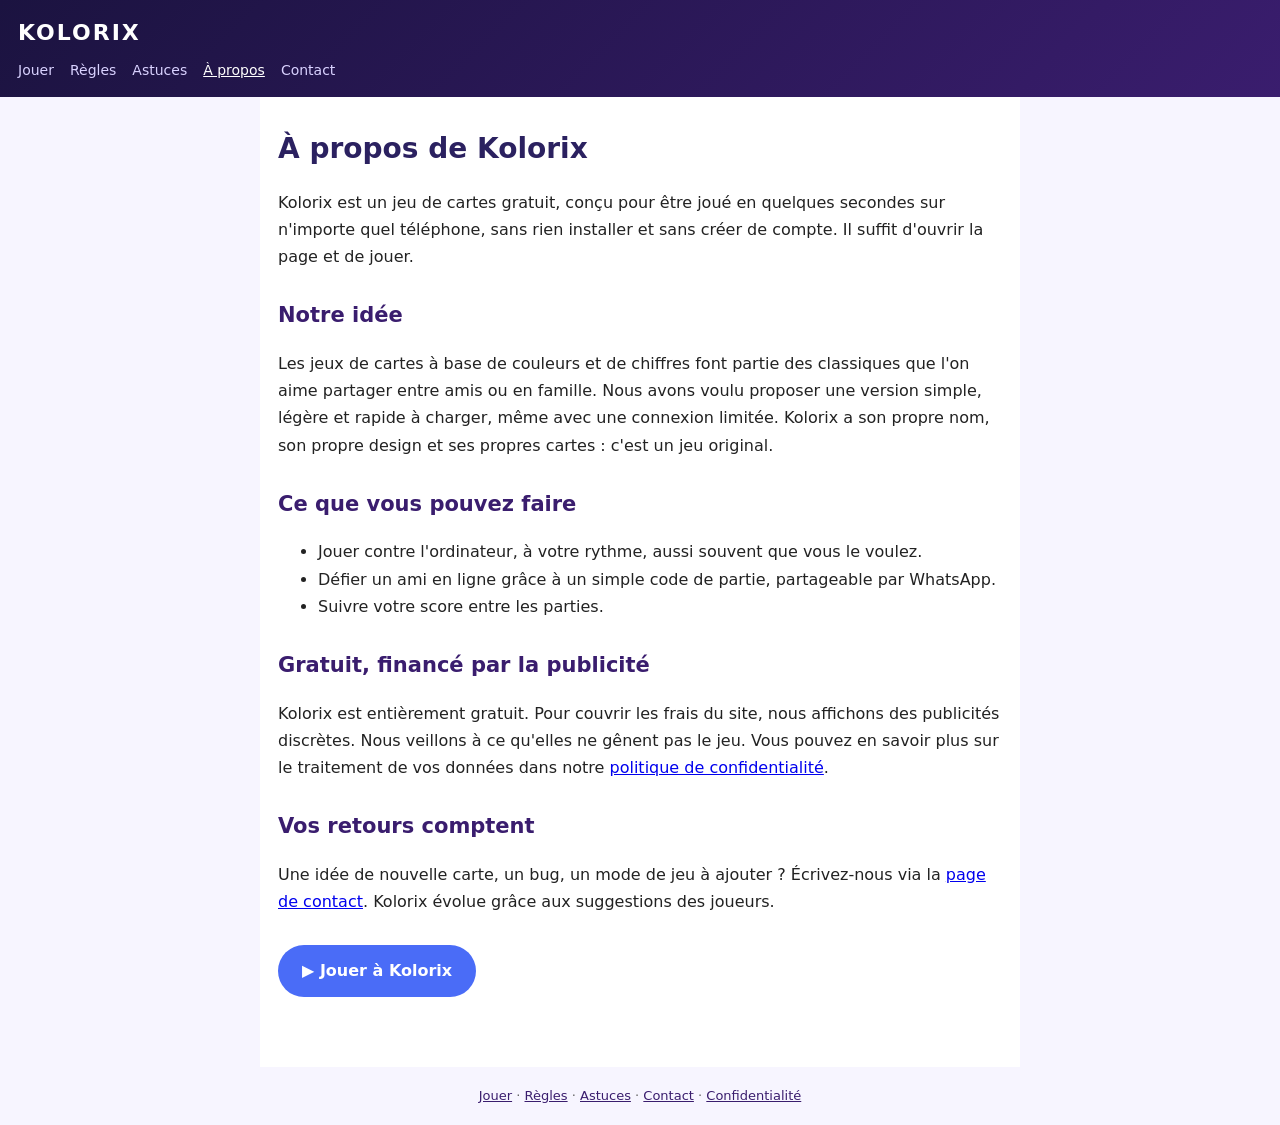
<file: a-propos.html>
<!DOCTYPE html>
<html lang="fr">
<head>
<meta charset="utf-8">
<meta name="viewport" content="width=device-width, initial-scale=1">
<title>À propos de Kolorix</title>
<meta name="description" content="Kolorix est un jeu de cartes gratuit et original, jouable seul contre l'ordinateur ou en ligne avec un ami.">
<link rel="stylesheet" href="style.css">
</head>
<body>
<header class="top">
  <a class="brand" href="index.html">KOLORIX</a>
  <nav>
    <a href="index.html">Jouer</a>
    <a href="regles.html">Règles</a>
    <a href="astuces.html">Astuces</a>
    <a class="on" href="a-propos.html">À propos</a>
    <a href="contact.html">Contact</a>
  </nav>
</header>
<main>
<h1>À propos de Kolorix</h1>
<p>Kolorix est un jeu de cartes gratuit, conçu pour être joué en quelques secondes sur n'importe quel téléphone, sans rien installer et sans créer de compte. Il suffit d'ouvrir la page et de jouer.</p>

<h2>Notre idée</h2>
<p>Les jeux de cartes à base de couleurs et de chiffres font partie des classiques que l'on aime partager entre amis ou en famille. Nous avons voulu proposer une version simple, légère et rapide à charger, même avec une connexion limitée. Kolorix a son propre nom, son propre design et ses propres cartes : c'est un jeu original.</p>

<h2>Ce que vous pouvez faire</h2>
<ul>
<li>Jouer contre l'ordinateur, à votre rythme, aussi souvent que vous le voulez.</li>
<li>Défier un ami en ligne grâce à un simple code de partie, partageable par WhatsApp.</li>
<li>Suivre votre score entre les parties.</li>
</ul>

<h2>Gratuit, financé par la publicité</h2>
<p>Kolorix est entièrement gratuit. Pour couvrir les frais du site, nous affichons des publicités discrètes. Nous veillons à ce qu'elles ne gênent pas le jeu. Vous pouvez en savoir plus sur le traitement de vos données dans notre <a href="privacy.html">politique de confidentialité</a>.</p>

<h2>Vos retours comptent</h2>
<p>Une idée de nouvelle carte, un bug, un mode de jeu à ajouter ? Écrivez-nous via la <a href="contact.html">page de contact</a>. Kolorix évolue grâce aux suggestions des joueurs.</p>

<p><a class="play" href="index.html">▶ Jouer à Kolorix</a></p>
</main>
<footer class="bot"><a href="index.html">Jouer</a> · <a href="regles.html">Règles</a> · <a href="astuces.html">Astuces</a> · <a href="contact.html">Contact</a> · <a href="privacy.html">Confidentialité</a></footer>
</body>
</html>
</file>
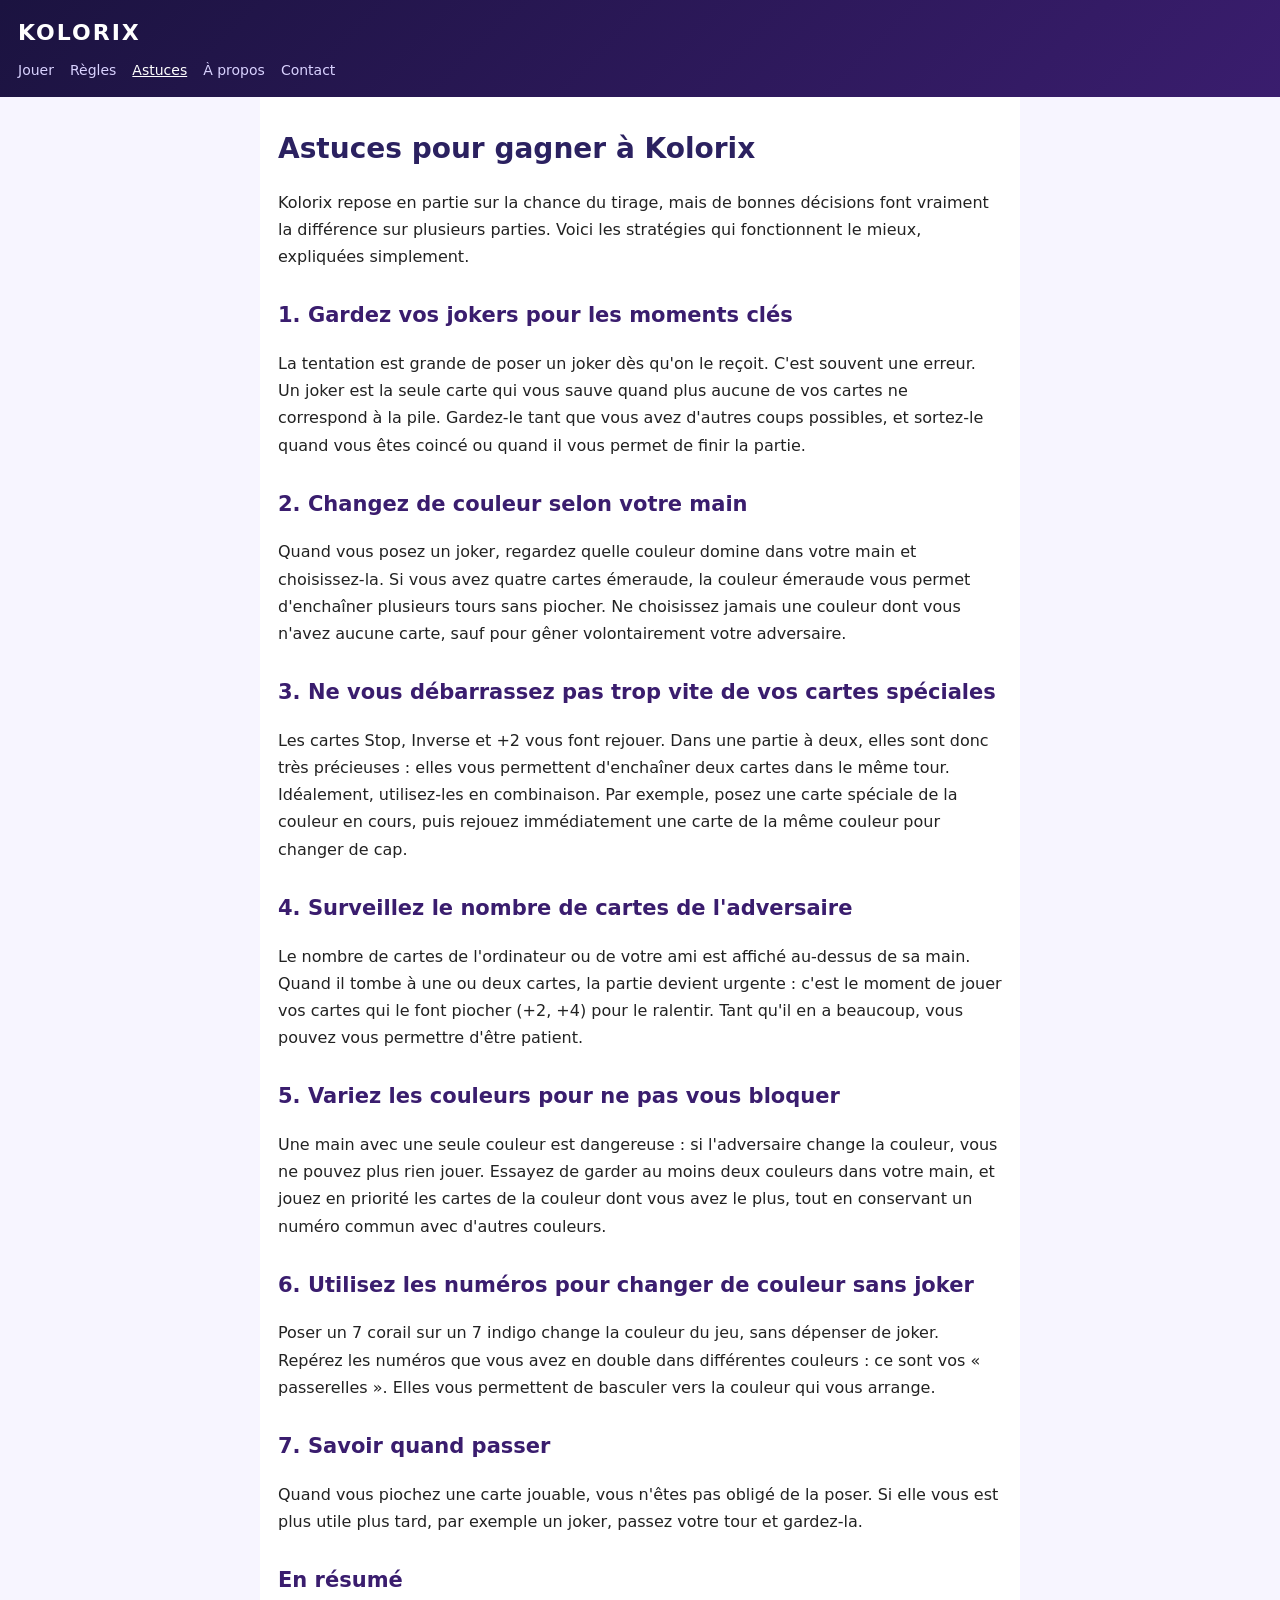
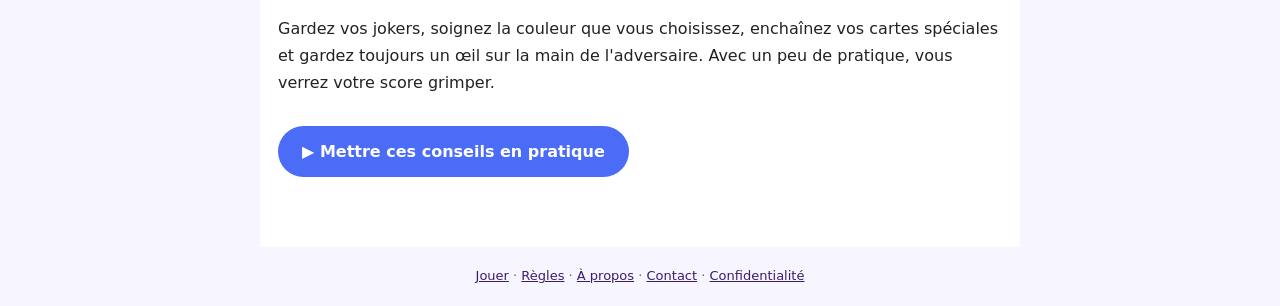
<file: astuces.html>
<!DOCTYPE html>
<html lang="fr">
<head>
<meta charset="utf-8">
<meta name="viewport" content="width=device-width, initial-scale=1">
<title>Astuces et stratégies pour gagner à Kolorix</title>
<meta name="description" content="Nos meilleurs conseils pour gagner à Kolorix : gérer ses jokers, changer de couleur au bon moment et piéger l'adversaire.">
<link rel="stylesheet" href="style.css">
</head>
<body>
<header class="top">
  <a class="brand" href="index.html">KOLORIX</a>
  <nav>
    <a href="index.html">Jouer</a>
    <a href="regles.html">Règles</a>
    <a class="on" href="astuces.html">Astuces</a>
    <a href="a-propos.html">À propos</a>
    <a href="contact.html">Contact</a>
  </nav>
</header>
<main>
<h1>Astuces pour gagner à Kolorix</h1>
<p>Kolorix repose en partie sur la chance du tirage, mais de bonnes décisions font vraiment la différence sur plusieurs parties. Voici les stratégies qui fonctionnent le mieux, expliquées simplement.</p>

<h2>1. Gardez vos jokers pour les moments clés</h2>
<p>La tentation est grande de poser un joker dès qu'on le reçoit. C'est souvent une erreur. Un joker est la seule carte qui vous sauve quand plus aucune de vos cartes ne correspond à la pile. Gardez-le tant que vous avez d'autres coups possibles, et sortez-le quand vous êtes coincé ou quand il vous permet de finir la partie.</p>

<h2>2. Changez de couleur selon votre main</h2>
<p>Quand vous posez un joker, regardez quelle couleur domine dans votre main et choisissez-la. Si vous avez quatre cartes émeraude, la couleur émeraude vous permet d'enchaîner plusieurs tours sans piocher. Ne choisissez jamais une couleur dont vous n'avez aucune carte, sauf pour gêner volontairement votre adversaire.</p>

<h2>3. Ne vous débarrassez pas trop vite de vos cartes spéciales</h2>
<p>Les cartes Stop, Inverse et +2 vous font rejouer. Dans une partie à deux, elles sont donc très précieuses : elles vous permettent d'enchaîner deux cartes dans le même tour. Idéalement, utilisez-les en combinaison. Par exemple, posez une carte spéciale de la couleur en cours, puis rejouez immédiatement une carte de la même couleur pour changer de cap.</p>

<h2>4. Surveillez le nombre de cartes de l'adversaire</h2>
<p>Le nombre de cartes de l'ordinateur ou de votre ami est affiché au-dessus de sa main. Quand il tombe à une ou deux cartes, la partie devient urgente : c'est le moment de jouer vos cartes qui le font piocher (+2, +4) pour le ralentir. Tant qu'il en a beaucoup, vous pouvez vous permettre d'être patient.</p>

<h2>5. Variez les couleurs pour ne pas vous bloquer</h2>
<p>Une main avec une seule couleur est dangereuse : si l'adversaire change la couleur, vous ne pouvez plus rien jouer. Essayez de garder au moins deux couleurs dans votre main, et jouez en priorité les cartes de la couleur dont vous avez le plus, tout en conservant un numéro commun avec d'autres couleurs.</p>

<h2>6. Utilisez les numéros pour changer de couleur sans joker</h2>
<p>Poser un 7 corail sur un 7 indigo change la couleur du jeu, sans dépenser de joker. Repérez les numéros que vous avez en double dans différentes couleurs : ce sont vos « passerelles ». Elles vous permettent de basculer vers la couleur qui vous arrange.</p>

<h2>7. Savoir quand passer</h2>
<p>Quand vous piochez une carte jouable, vous n'êtes pas obligé de la poser. Si elle vous est plus utile plus tard, par exemple un joker, passez votre tour et gardez-la.</p>

<h2>En résumé</h2>
<p>Gardez vos jokers, soignez la couleur que vous choisissez, enchaînez vos cartes spéciales et gardez toujours un œil sur la main de l'adversaire. Avec un peu de pratique, vous verrez votre score grimper.</p>
<p><a class="play" href="index.html">▶ Mettre ces conseils en pratique</a></p>
</main>
<footer class="bot"><a href="index.html">Jouer</a> · <a href="regles.html">Règles</a> · <a href="a-propos.html">À propos</a> · <a href="contact.html">Contact</a> · <a href="privacy.html">Confidentialité</a></footer>
</body>
</html>
</file>
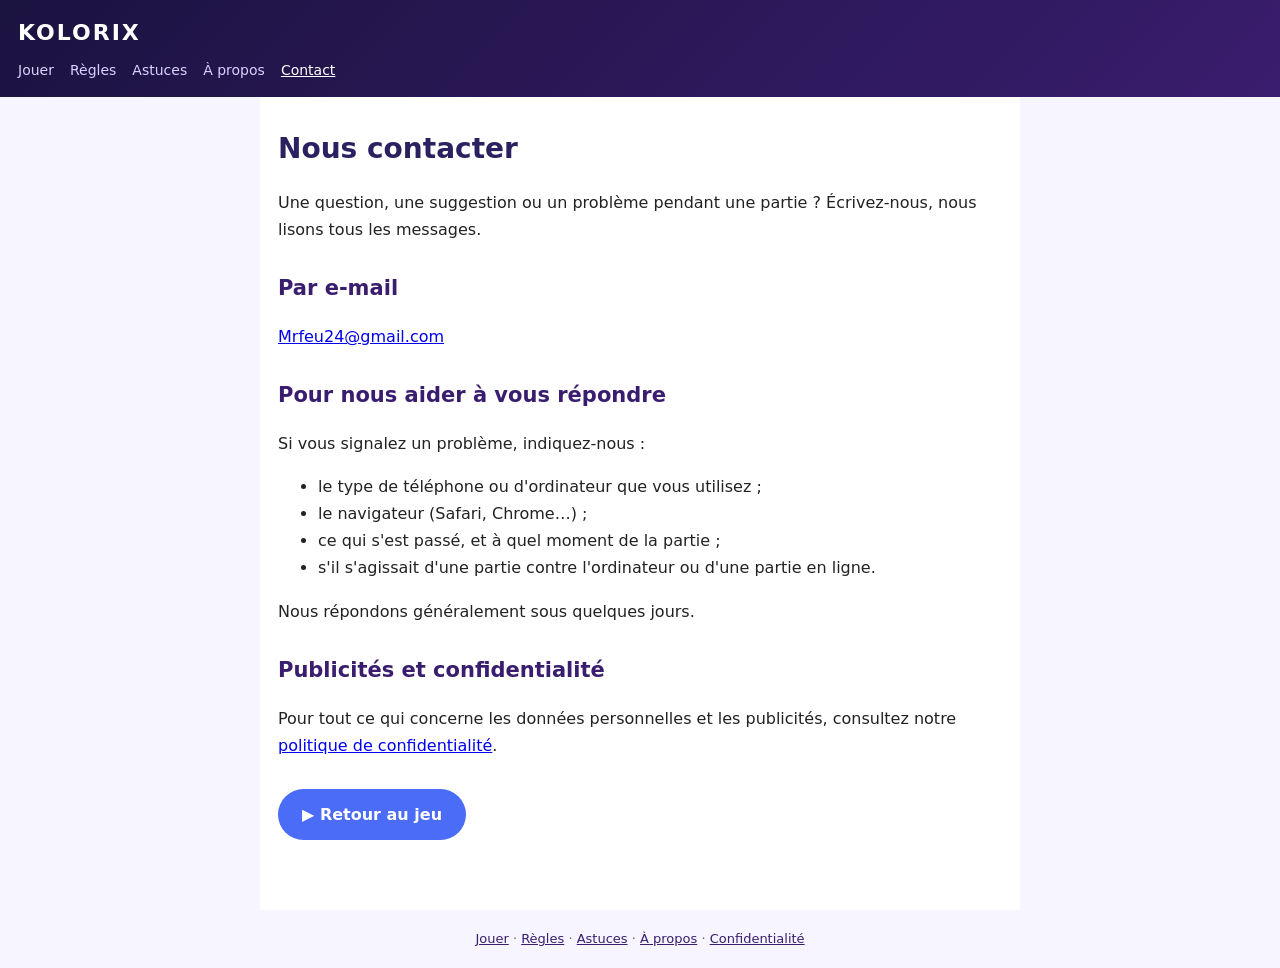
<file: contact.html>
<!DOCTYPE html>
<html lang="fr">
<head>
<meta charset="utf-8">
<meta name="viewport" content="width=device-width, initial-scale=1">
<title>Contact – Kolorix</title>
<meta name="description" content="Contactez l'équipe de Kolorix pour une question, une suggestion ou un problème.">
<link rel="stylesheet" href="style.css">
</head>
<body>
<header class="top">
  <a class="brand" href="index.html">KOLORIX</a>
  <nav>
    <a href="index.html">Jouer</a>
    <a href="regles.html">Règles</a>
    <a href="astuces.html">Astuces</a>
    <a href="a-propos.html">À propos</a>
    <a class="on" href="contact.html">Contact</a>
  </nav>
</header>
<main>
<h1>Nous contacter</h1>
<p>Une question, une suggestion ou un problème pendant une partie ? Écrivez-nous, nous lisons tous les messages.</p>

<h2>Par e-mail</h2>
<p><a href="mailto:Mrfeu24@gmail.com">Mrfeu24@gmail.com</a></p>

<h2>Pour nous aider à vous répondre</h2>
<p>Si vous signalez un problème, indiquez-nous :</p>
<ul>
<li>le type de téléphone ou d'ordinateur que vous utilisez ;</li>
<li>le navigateur (Safari, Chrome…) ;</li>
<li>ce qui s'est passé, et à quel moment de la partie ;</li>
<li>s'il s'agissait d'une partie contre l'ordinateur ou d'une partie en ligne.</li>
</ul>
<p>Nous répondons généralement sous quelques jours.</p>

<h2>Publicités et confidentialité</h2>
<p>Pour tout ce qui concerne les données personnelles et les publicités, consultez notre <a href="privacy.html">politique de confidentialité</a>.</p>

<p><a class="play" href="index.html">▶ Retour au jeu</a></p>
</main>
<footer class="bot"><a href="index.html">Jouer</a> · <a href="regles.html">Règles</a> · <a href="astuces.html">Astuces</a> · <a href="a-propos.html">À propos</a> · <a href="privacy.html">Confidentialité</a></footer>
</body>
</html>
</file>
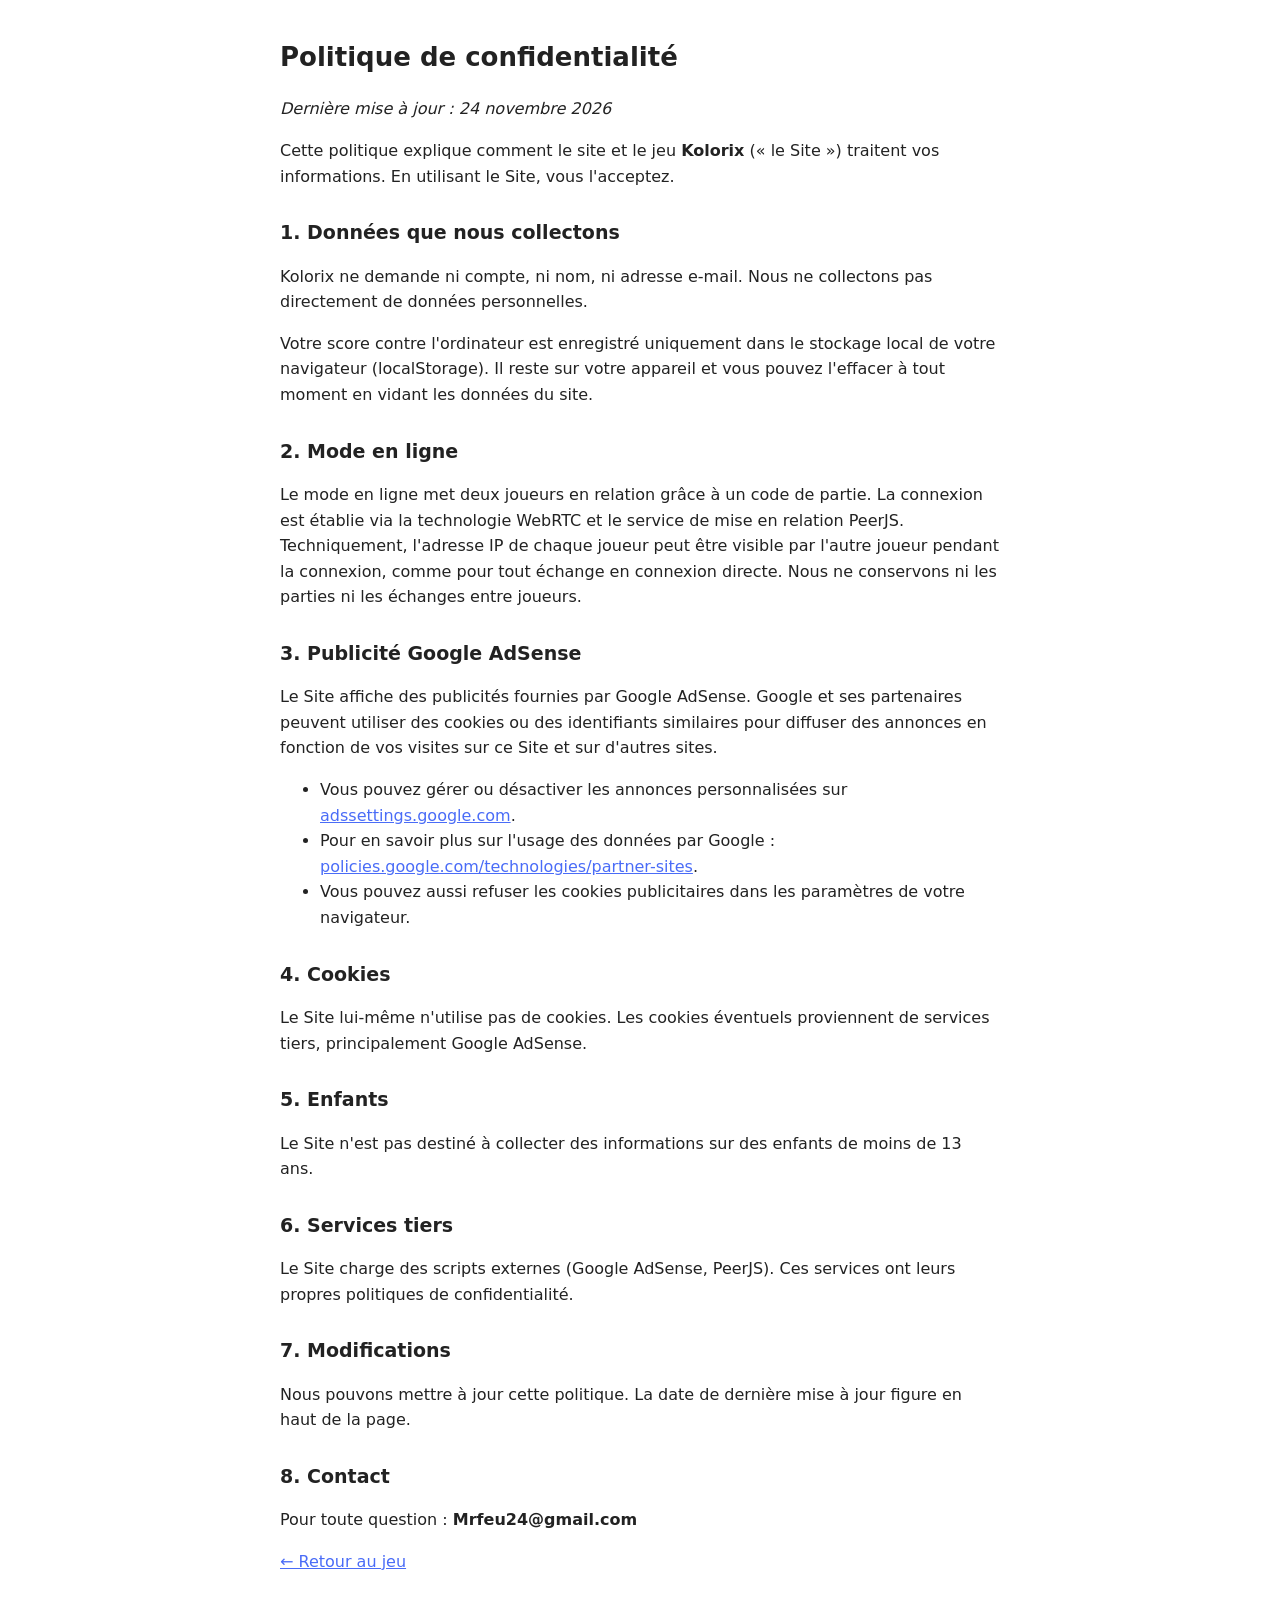
<file: privacy.html>
<!DOCTYPE html>
<html lang="fr">
<head>
<meta charset="utf-8">
<meta name="viewport" content="width=device-width, initial-scale=1">
<title>Politique de confidentialité – Kolorix</title>
<style>
body{font-family:system-ui,-apple-system,Segoe UI,Roboto,sans-serif;max-width:720px;margin:0 auto;padding:20px;line-height:1.6;color:#222}
h1{font-size:26px}h2{font-size:19px;margin-top:28px}a{color:#4a6cf7}
</style>
</head>
<body>
<h1>Politique de confidentialité</h1>
<p><em>Dernière mise à jour : 24 novembre 2026</em></p>

<p>Cette politique explique comment le site et le jeu <strong>Kolorix</strong> (« le Site ») traitent vos informations. En utilisant le Site, vous l'acceptez.</p>

<h2>1. Données que nous collectons</h2>
<p>Kolorix ne demande ni compte, ni nom, ni adresse e-mail. Nous ne collectons pas directement de données personnelles.</p>
<p>Votre score contre l'ordinateur est enregistré uniquement dans le stockage local de votre navigateur (localStorage). Il reste sur votre appareil et vous pouvez l'effacer à tout moment en vidant les données du site.</p>

<h2>2. Mode en ligne</h2>
<p>Le mode en ligne met deux joueurs en relation grâce à un code de partie. La connexion est établie via la technologie WebRTC et le service de mise en relation PeerJS. Techniquement, l'adresse IP de chaque joueur peut être visible par l'autre joueur pendant la connexion, comme pour tout échange en connexion directe. Nous ne conservons ni les parties ni les échanges entre joueurs.</p>

<h2>3. Publicité Google AdSense</h2>
<p>Le Site affiche des publicités fournies par Google AdSense. Google et ses partenaires peuvent utiliser des cookies ou des identifiants similaires pour diffuser des annonces en fonction de vos visites sur ce Site et sur d'autres sites.</p>
<ul>
<li>Vous pouvez gérer ou désactiver les annonces personnalisées sur <a href="https://adssettings.google.com" rel="noopener">adssettings.google.com</a>.</li>
<li>Pour en savoir plus sur l'usage des données par Google : <a href="https://policies.google.com/technologies/partner-sites" rel="noopener">policies.google.com/technologies/partner-sites</a>.</li>
<li>Vous pouvez aussi refuser les cookies publicitaires dans les paramètres de votre navigateur.</li>
</ul>

<h2>4. Cookies</h2>
<p>Le Site lui-même n'utilise pas de cookies. Les cookies éventuels proviennent de services tiers, principalement Google AdSense.</p>

<h2>5. Enfants</h2>
<p>Le Site n'est pas destiné à collecter des informations sur des enfants de moins de 13 ans.</p>

<h2>6. Services tiers</h2>
<p>Le Site charge des scripts externes (Google AdSense, PeerJS). Ces services ont leurs propres politiques de confidentialité.</p>

<h2>7. Modifications</h2>
<p>Nous pouvons mettre à jour cette politique. La date de dernière mise à jour figure en haut de la page.</p>

<h2>8. Contact</h2>
<p>Pour toute question : <strong>Mrfeu24@gmail.com</strong></p>

<p><a href="index.html">← Retour au jeu</a></p>
</body>
</html>
</file>
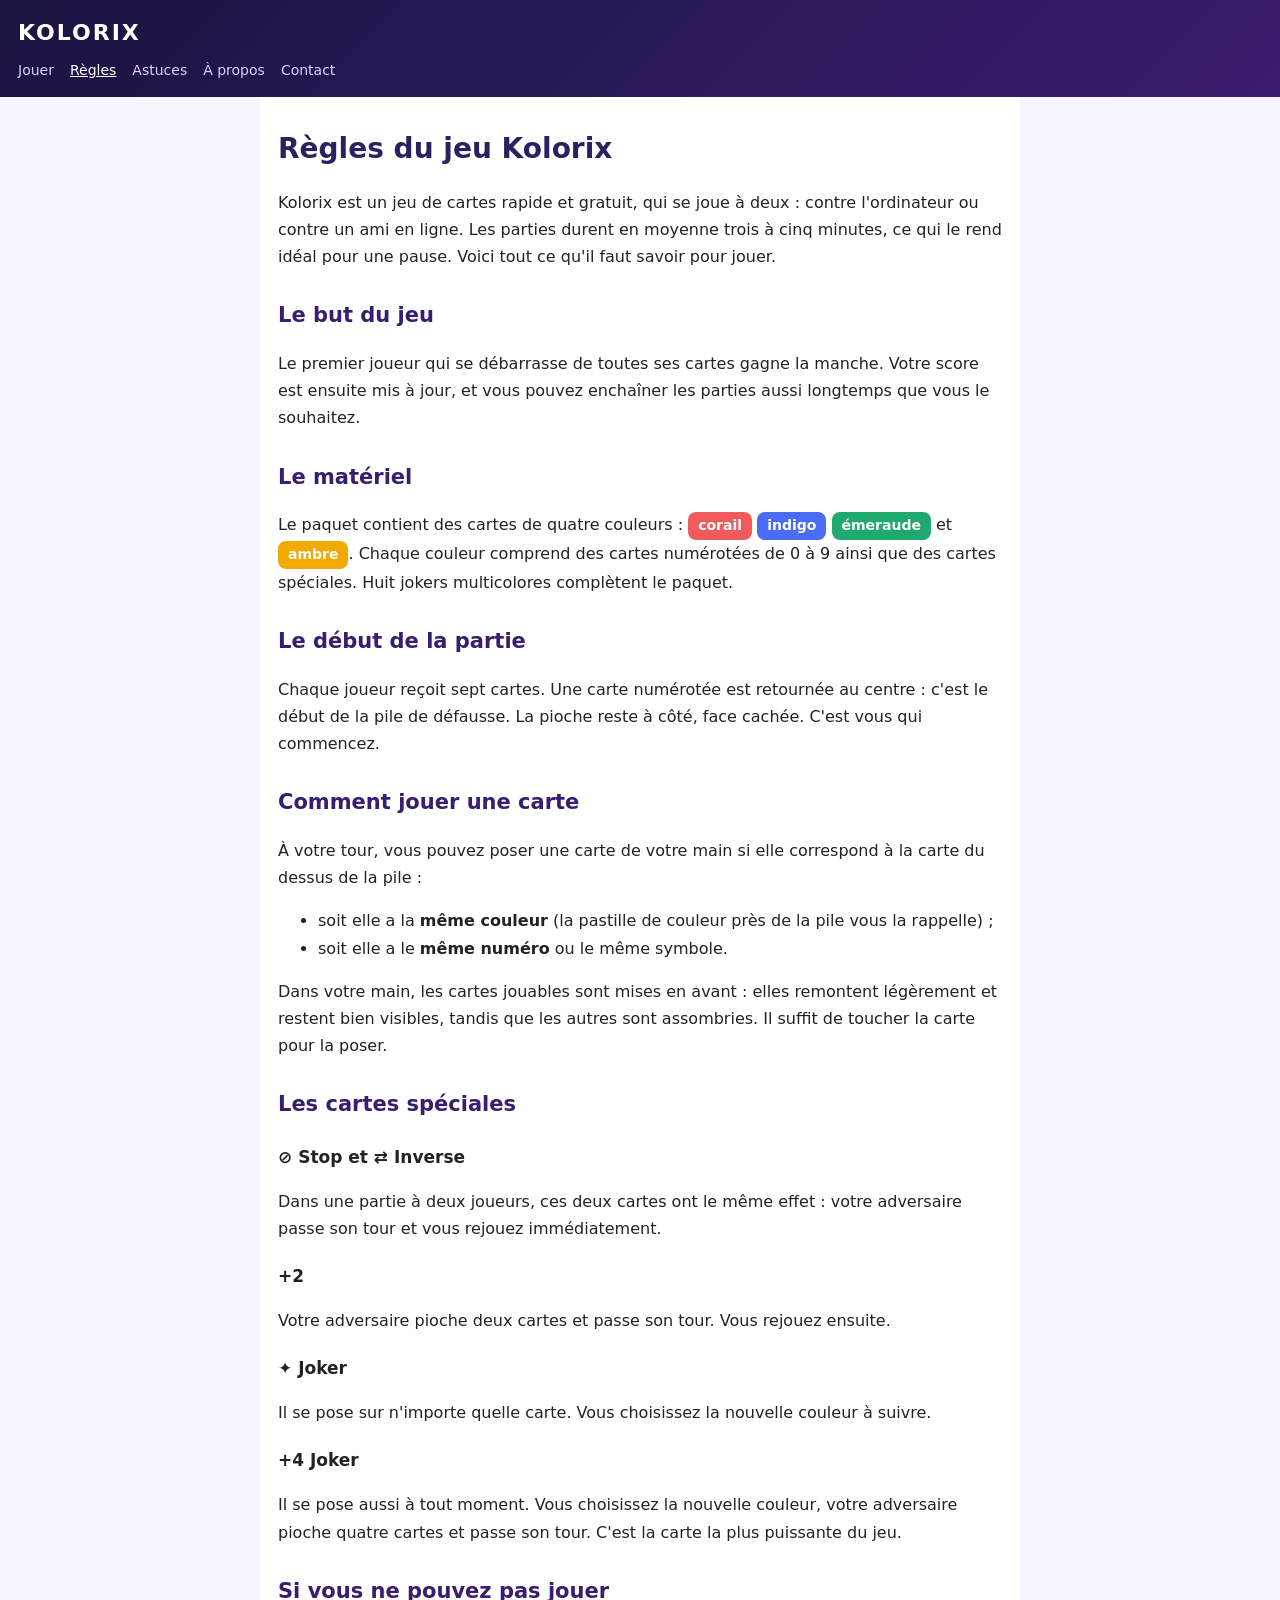
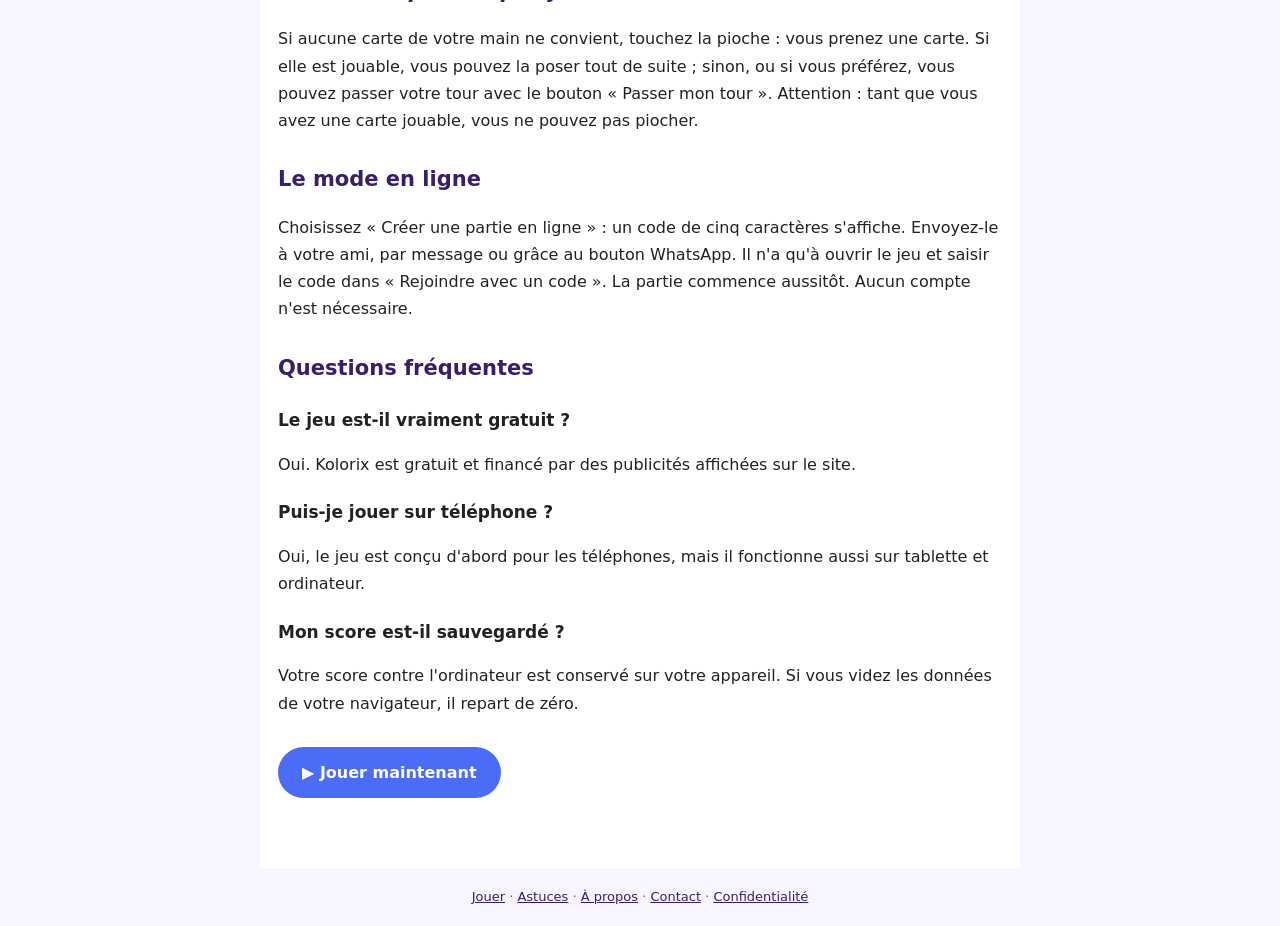
<file: regles.html>
<!DOCTYPE html>
<html lang="fr">
<head>
<meta charset="utf-8">
<meta name="viewport" content="width=device-width, initial-scale=1">
<title>Règles du jeu Kolorix – Comment jouer</title>
<meta name="description" content="Les règles complètes de Kolorix : but du jeu, cartes spéciales, déroulement d'une partie et mode en ligne.">
<link rel="stylesheet" href="style.css">
</head>
<body>
<header class="top">
  <a class="brand" href="index.html">KOLORIX</a>
  <nav>
    <a href="index.html">Jouer</a>
    <a class="on" href="regles.html">Règles</a>
    <a href="astuces.html">Astuces</a>
    <a href="a-propos.html">À propos</a>
    <a href="contact.html">Contact</a>
  </nav>
</header>
<main>
<h1>Règles du jeu Kolorix</h1>
<p>Kolorix est un jeu de cartes rapide et gratuit, qui se joue à deux : contre l'ordinateur ou contre un ami en ligne. Les parties durent en moyenne trois à cinq minutes, ce qui le rend idéal pour une pause. Voici tout ce qu'il faut savoir pour jouer.</p>

<h2>Le but du jeu</h2>
<p>Le premier joueur qui se débarrasse de toutes ses cartes gagne la manche. Votre score est ensuite mis à jour, et vous pouvez enchaîner les parties aussi longtemps que vous le souhaitez.</p>

<h2>Le matériel</h2>
<p>Le paquet contient des cartes de quatre couleurs : <span class="card-demo coral">corail</span> <span class="card-demo indigo">indigo</span> <span class="card-demo emerald">émeraude</span> et <span class="card-demo amber">ambre</span>. Chaque couleur comprend des cartes numérotées de 0 à 9 ainsi que des cartes spéciales. Huit jokers multicolores complètent le paquet.</p>

<h2>Le début de la partie</h2>
<p>Chaque joueur reçoit sept cartes. Une carte numérotée est retournée au centre : c'est le début de la pile de défausse. La pioche reste à côté, face cachée. C'est vous qui commencez.</p>

<h2>Comment jouer une carte</h2>
<p>À votre tour, vous pouvez poser une carte de votre main si elle correspond à la carte du dessus de la pile :</p>
<ul>
<li>soit elle a la <strong>même couleur</strong> (la pastille de couleur près de la pile vous la rappelle) ;</li>
<li>soit elle a le <strong>même numéro</strong> ou le même symbole.</li>
</ul>
<p>Dans votre main, les cartes jouables sont mises en avant : elles remontent légèrement et restent bien visibles, tandis que les autres sont assombries. Il suffit de toucher la carte pour la poser.</p>

<h2>Les cartes spéciales</h2>
<h3>⊘ Stop et ⇄ Inverse</h3>
<p>Dans une partie à deux joueurs, ces deux cartes ont le même effet : votre adversaire passe son tour et vous rejouez immédiatement.</p>
<h3>+2</h3>
<p>Votre adversaire pioche deux cartes et passe son tour. Vous rejouez ensuite.</p>
<h3>✦ Joker</h3>
<p>Il se pose sur n'importe quelle carte. Vous choisissez la nouvelle couleur à suivre.</p>
<h3>+4 Joker</h3>
<p>Il se pose aussi à tout moment. Vous choisissez la nouvelle couleur, votre adversaire pioche quatre cartes et passe son tour. C'est la carte la plus puissante du jeu.</p>

<h2>Si vous ne pouvez pas jouer</h2>
<p>Si aucune carte de votre main ne convient, touchez la pioche : vous prenez une carte. Si elle est jouable, vous pouvez la poser tout de suite ; sinon, ou si vous préférez, vous pouvez passer votre tour avec le bouton « Passer mon tour ». Attention : tant que vous avez une carte jouable, vous ne pouvez pas piocher.</p>

<h2>Le mode en ligne</h2>
<p>Choisissez « Créer une partie en ligne » : un code de cinq caractères s'affiche. Envoyez-le à votre ami, par message ou grâce au bouton WhatsApp. Il n'a qu'à ouvrir le jeu et saisir le code dans « Rejoindre avec un code ». La partie commence aussitôt. Aucun compte n'est nécessaire.</p>

<h2>Questions fréquentes</h2>
<h3>Le jeu est-il vraiment gratuit ?</h3>
<p>Oui. Kolorix est gratuit et financé par des publicités affichées sur le site.</p>
<h3>Puis-je jouer sur téléphone ?</h3>
<p>Oui, le jeu est conçu d'abord pour les téléphones, mais il fonctionne aussi sur tablette et ordinateur.</p>
<h3>Mon score est-il sauvegardé ?</h3>
<p>Votre score contre l'ordinateur est conservé sur votre appareil. Si vous videz les données de votre navigateur, il repart de zéro.</p>

<p><a class="play" href="index.html">▶ Jouer maintenant</a></p>
</main>
<footer class="bot"><a href="index.html">Jouer</a> · <a href="astuces.html">Astuces</a> · <a href="a-propos.html">À propos</a> · <a href="contact.html">Contact</a> · <a href="privacy.html">Confidentialité</a></footer>
</body>
</html>
</file>
<file: style.css>
*{box-sizing:border-box}
body{margin:0;font-family:system-ui,-apple-system,Segoe UI,Roboto,sans-serif;line-height:1.7;color:#222;background:#f7f5ff}
header.top{background:linear-gradient(135deg,#1b1340,#3a1d6e);color:#fff;padding:14px 18px}
header.top .brand{font-size:22px;font-weight:800;letter-spacing:2px;color:#fff;text-decoration:none}
nav{display:flex;flex-wrap:wrap;gap:6px 16px;margin-top:8px;font-size:14px}
nav a{color:#d9d2ff;text-decoration:none}
nav a:hover,nav a.on{color:#fff;text-decoration:underline}
main{max-width:760px;margin:0 auto;padding:22px 18px 40px;background:#fff;min-height:70vh}
h1{font-size:28px;margin:6px 0 14px;color:#2b2160}
h2{font-size:21px;margin:28px 0 8px;color:#3a1d6e}
h3{font-size:17px;margin:20px 0 6px}
p,li{font-size:16px}
.card-demo{display:inline-block;padding:2px 10px;border-radius:8px;color:#fff;font-weight:700;font-size:14px}
.coral{background:#ef5b5b}.indigo{background:#4a6cf7}.emerald{background:#1fa971}.amber{background:#f2a900}
.play{display:inline-block;margin:14px 0;background:#4a6cf7;color:#fff;padding:12px 24px;border-radius:999px;text-decoration:none;font-weight:700}
footer.bot{text-align:center;font-size:13px;color:#666;padding:18px}
footer.bot a{color:#3a1d6e}
</file>
